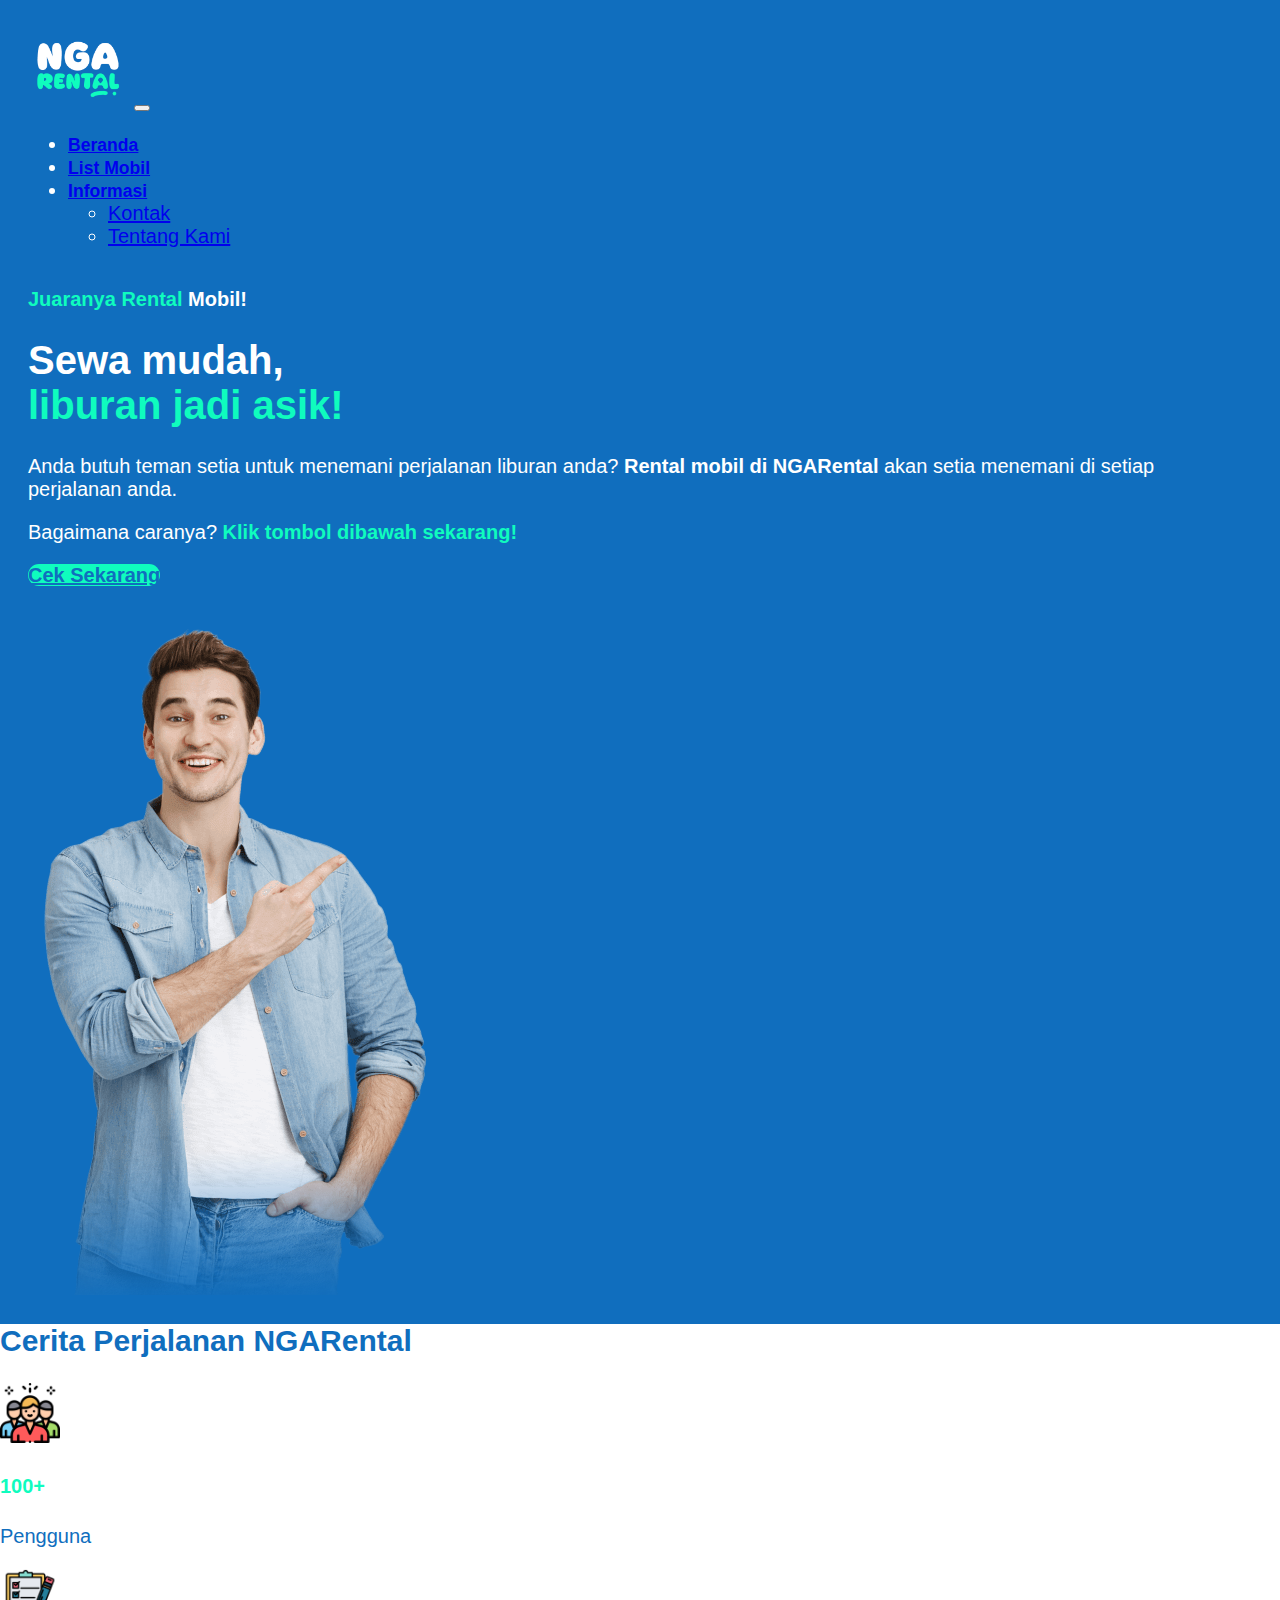
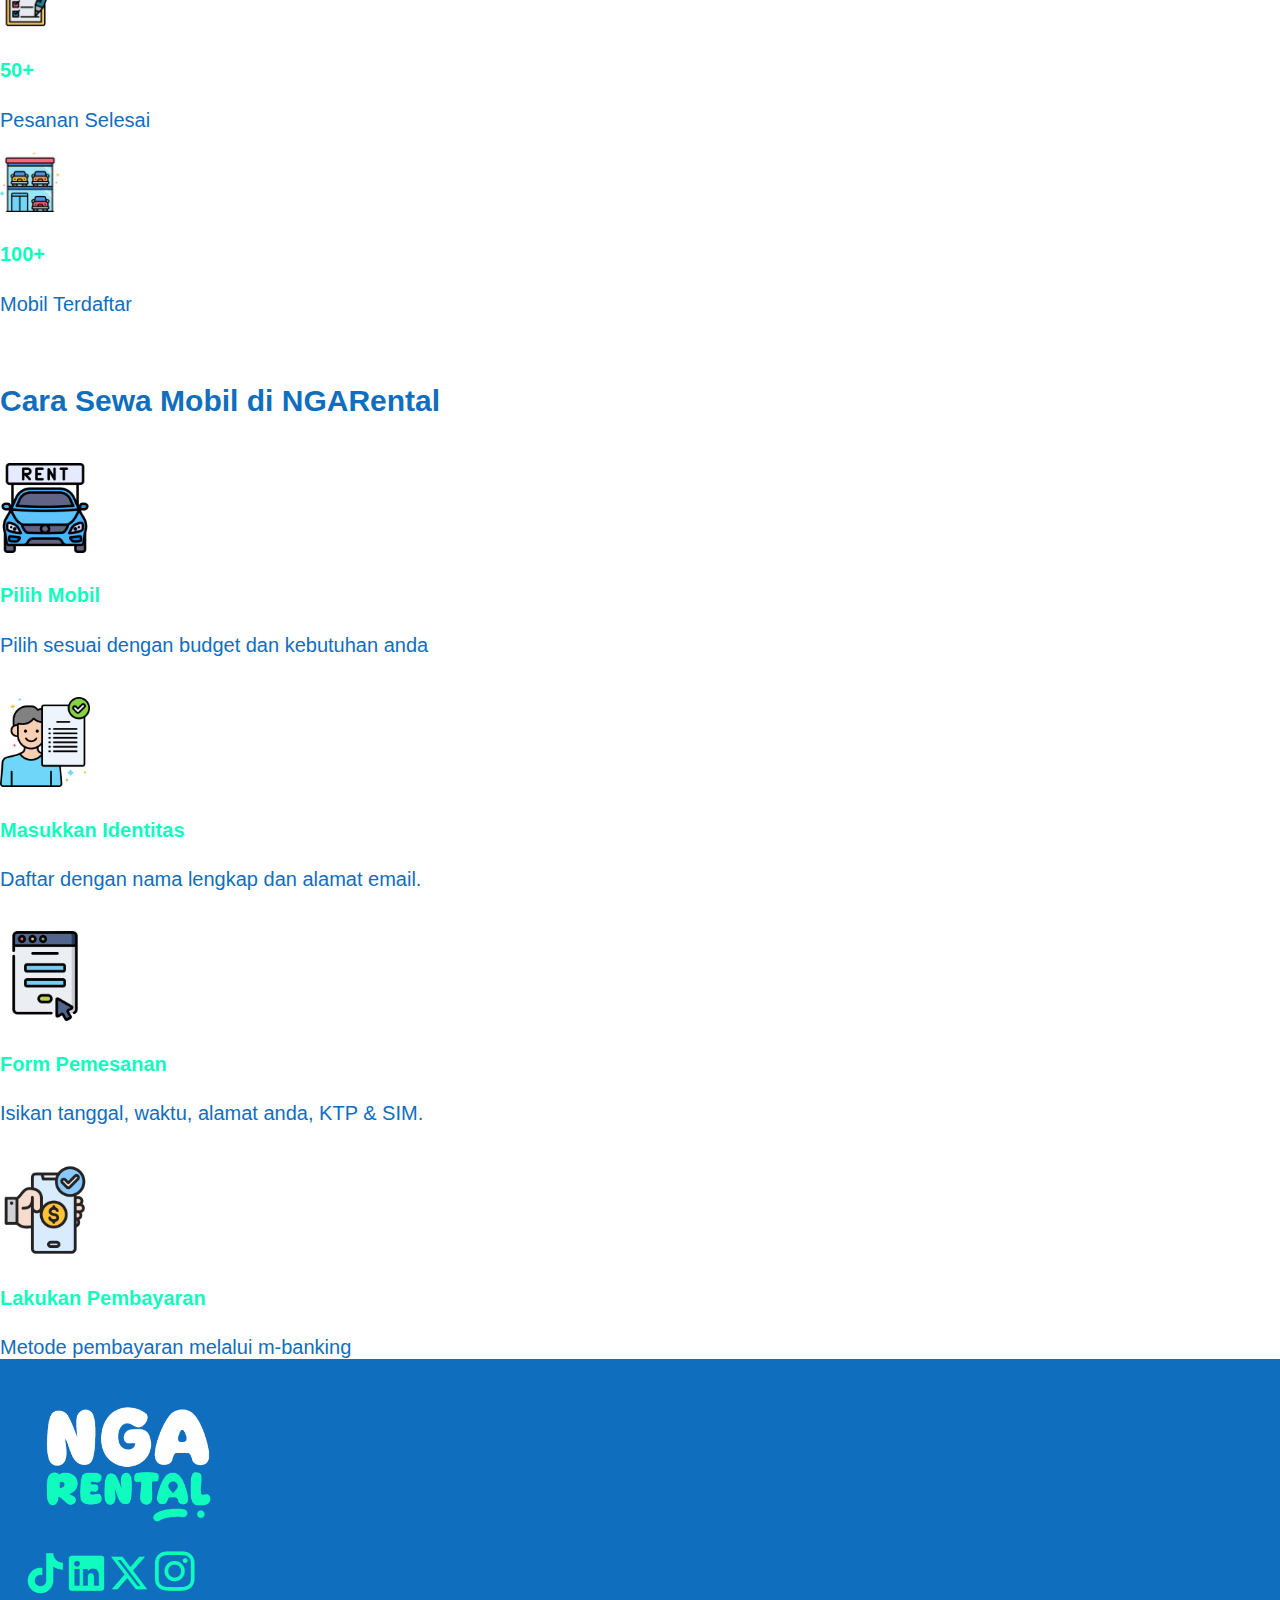
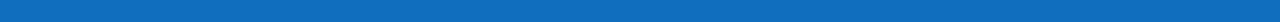
<file: index.html>
<!DOCTYPE html>
<html lang="en">
<head>
    <meta charset="UTF-8">
    <meta name="viewport" content="width=device-width, initial-scale=1.0">
    <title>Beranda</title>
    <link href="https://cdn.jsdelivr.net/npm/bootstrap@5.3.6/dist/css/bootstrap.min.css" rel="stylesheet" 
    integrity="sha384-4Q6Gf2aSP4eDXB8Miphtr37CMZZQ5oXLH2yaXMJ2w8e2ZtHTl7GptT4jmndRuHDT" crossorigin="anonymous">
    <link rel="stylesheet" type="text/css" href="index.css">
    <link rel="stylesheet" href="https://cdnjs.cloudflare.com/ajax/libs/font-awesome/6.7.2/css/all.min.css" 
    integrity="sha512-Evv84Mr4kqVGRNSgIGL/F/aIDqQb7xQ2vcrdIwxfjThSH8CSR7PBEakCr51Ck+w+/U6swU2Im1vVX0SVk9ABhg==" crossorigin="anonymous" referrerpolicy="no-referrer" />
</head>
    <script src="https://cdn.jsdelivr.net/npm/bootstrap@5.3.6/dist/js/bootstrap.bundle.min.js" 
    integrity="sha384-j1CDi7MgGQ12Z7Qab0qlWQ/Qqz24Gc6BM0thvEMVjHnfYGF0rmFCozFSxQBxwHKO" crossorigin="anonymous">
</script>
<body>
<!--Navbar-->
<header>
    <nav class="navbar navbar-expand-lg navbar-light custom-navbar fixed-top" style="background-color: #106EBE;">
        <div class="container">
            <img src="img/logo.png" alt="logo" width="100" height="80">
          </a>
          <button class="navbar-toggler" type="button" data-bs-toggle="collapse" data-bs-target="#navbarNav">
            <span class="navbar-toggler-icon"></span>
          </button>
          <div class="collapse navbar-collapse justify-content-end pe-5" id="navbarNav">
            <ul class="navbar-nav nav nav-underline d-flex flex-row gap-3 ms-auto">
                <li class="nav-item">
                    <a class="nav-link text-white" href="index.html">Beranda</a>
                  </li>
                  <li class="nav-item">
                <a class="nav-link text-white" href="listmobil.html">List Mobil</a>
              </li>
              <li class="nav-item dropdown">
                <a class="nav-link text-white dropdown-toggle" href="#" role="button" data-bs-toggle="dropdown" aria-expanded="false">Informasi</a>
                <ul class="dropdown-menu">
                  <li><a class="dropdown-item text-white" href="kontak.html">Kontak</a></li>
                  <li><a class="dropdown-item text-white" href="tentangkami.html">Tentang Kami</a></li>
                </ul>
              </li>
            </ul>
            </div>
          </div>
        </div>
      </nav>
</header>
<main>
  <!--Container Biru-->
  <div class="container my-5">
  <div class="container awal-section">
    <div class="row align-items-center">
      <div class="col-lg-7 col-md-12 text-start order-1 order-lg-1">
        <div class="content-wrapper">
          <p><span class="highlight">Juaranya Rental</span> <strong>Mobil!</strong></p>
          <h1><strong>Sewa mudah,<br><span class="highlight">liburan jadi asik!</span></strong></h1>
          <p>Anda butuh teman setia untuk menemani perjalanan liburan anda? <strong>Rental mobil di NGARental</strong> akan setia menemani di setiap perjalanan anda.</p>
          <p>Bagaimana caranya? <strong class="highlight">Klik tombol dibawah sekarang!</strong></p>
          <a class="btn custom-btn btn-lg" href="listmobil.html" role="button">Cek Sekarang</a>
        </div>
      </div>
      <div class="col-lg-5 col-md-8 col-sm-9 mx-auto">
        <div class="image-container">
          <img src="img/orangnunjuk.png" alt="orangnunjuk" class="orangnunjuk img-fluid" loading="lazy">
        </div>
      </div>
    </div>
  </div>
</div>

<!--Container Putih (Cerita Perjalanan)-->
<div class="full-white-section py-5">
  <div class="container">
    <h2 class="mb-5 fw-bold text-center">Cerita Perjalanan NGARental</h2>

    <div class="row justify-content-center g-4">
      <!-- Pengguna -->
      <div class="col-6 col-sm-4 col-md-3 text-center">
        <img src="img/user.png" alt="Ikon Pengguna" class="img-fluid" style="width: 60px;">
        <h4 class="fw-bold mt-2" style="color: #0FFCBE;">100+</h4>
        <p>Pengguna</p>
      </div>

      <!-- Pesanan Selesai -->
      <div class="col-6 col-sm-4 col-md-3 text-center">
        <img src="img/booking.png" alt="Ikon Booking" class="img-fluid" style="width: 60px;">
        <h4 class="fw-bold mt-2" style="color: #0FFCBE;">50+</h4>
        <p>Pesanan Selesai</p>
      </div>

      <!-- Mobil Terdaftar -->
      <div class="col-6 col-sm-4 col-md-3 text-center">
        <img src="img/mobil.png" alt="Ikon Mobil" class="img-fluid" style="width: 60px;">
        <h4 class="fw-bold mt-2" style="color: #0FFCBE;">100+</h4>
        <p>Mobil Terdaftar</p>
      </div>
    </div>
</div>
<br>

<!--Container Putih (Cara Sewa)-->
<div class="container text-center">
  <h2 class="mb-5 fw-bold">Cara Sewa Mobil di NGARental</h2>
  <div class="row row-cols-1 row-cols-sm-2 row-cols-md-4 g-4">
    <div class="col">
      <div class="card h-100 shadow-sm text-center">
      <img src="img/vehicle.png" alt="formpemesanan" style="width: 90px; margin-top: 20px;" class="d-block mx-auto"/>
      <div class="card-body ">
        <h4 class="fw-bold mt-2" style="color: #0FFCBE;"><strong>Pilih Mobil</strong></h4>
        <p class="card-text" style="color: #106EBE;">Pilih sesuai dengan budget dan kebutuhan anda</p>
        <div class="d-flex justify-content-end align-items-center">
        </div>
      </div>
    </div>
  </div>
  <div class="col">
    <div class="card shadow-sm">
      <img src="img/Signup.png" alt="signup" style="width: 90px; margin-top: 20px;" class="d-block mx-auto" style/>
      <div class="card-body">
        <h4 class="fw-bold mt-2" style="color: #0FFCBE;"><strong>Masukkan Identitas</strong></h4>
        <p class="card-text" style="color: #106EBE;">Daftar dengan nama lengkap dan alamat email.</p>
        <div class="d-flex justify-content-end align-items-center">
        </div>
      </div>
    </div>
  </div>
    <div class="col">
    <div class="card shadow-sm">
      <img src="img/formpemesanan.png" alt="formpemesanan" style="width: 90px; margin-top: 20px;" class="d-block mx-auto"/>
      <div class="card-body">
        <h4 class="fw-bold mt-2" style="color: #0FFCBE;"><strong>Form Pemesanan</strong> </h4>
        <p class="card-text" style="color: #106EBE;">Isikan tanggal, waktu, alamat anda, KTP & SIM.</p>
        <div class="d-flex justify-content-end align-items-center">
        </div>
      </div>
    </div>
  </div>
    <div class="col">
    <div class="card shadow-sm">
      <img src="img/payment.png" alt="formpemesanan" style="width: 90px; margin-top: 20px;" class="d-block mx-auto"/>
      <div class="card-body">
        <h4 class="fw-bold mt-2" style="color: #0FFCBE;"><strong>Lakukan Pembayaran</strong></h4>
        <p class="card-text" style="color: #106EBE;">Metode pembayaran melalui m-banking</p>
        <div class="d-flex justify-content-end align-items-center">
      </div>
    </div>
  </div>
</div>
</div>
</section>
</div>
</div>
</div>
</main>

<!--Footer-->
<footer class="container py-5">
  <div class="row align-items-center">
    <div class="col-md-6 text-center text-md-start mb-3 mb-md-0">
      <img src="img/logo.png" alt="Logo" width="200" class="img-fluid">
    </div>
        <div class="col-md-6 text-center text-md-end social-icons d-flex justify-content-center justify-content-md-end gap-4">
          <a href="https://www.tiktok.com/@amikomjogja?lang=en" aria-label="TikTok"><i class="fa-brands fa-tiktok"></i></a>
          <a href="https://www.linkedin.com/school/universitasamikomyogyakarta/posts/?feedView=all" aria-label="LinkedIn"><i class="fa-brands fa-linkedin"></i></a>
          <a href="https://x.com/AmikomJogja" aria-label="Twitter"><i class="fa-brands fa-x-twitter"></i></a>
          <a href="https://www.instagram.com/amikomjogja/" aria-label="Instagram"><i class="fa-brands fa-instagram"></i><a></a>
        </div>
        </div>
      </div>
    </div>
  </footer>
</body>
</html>
</file>
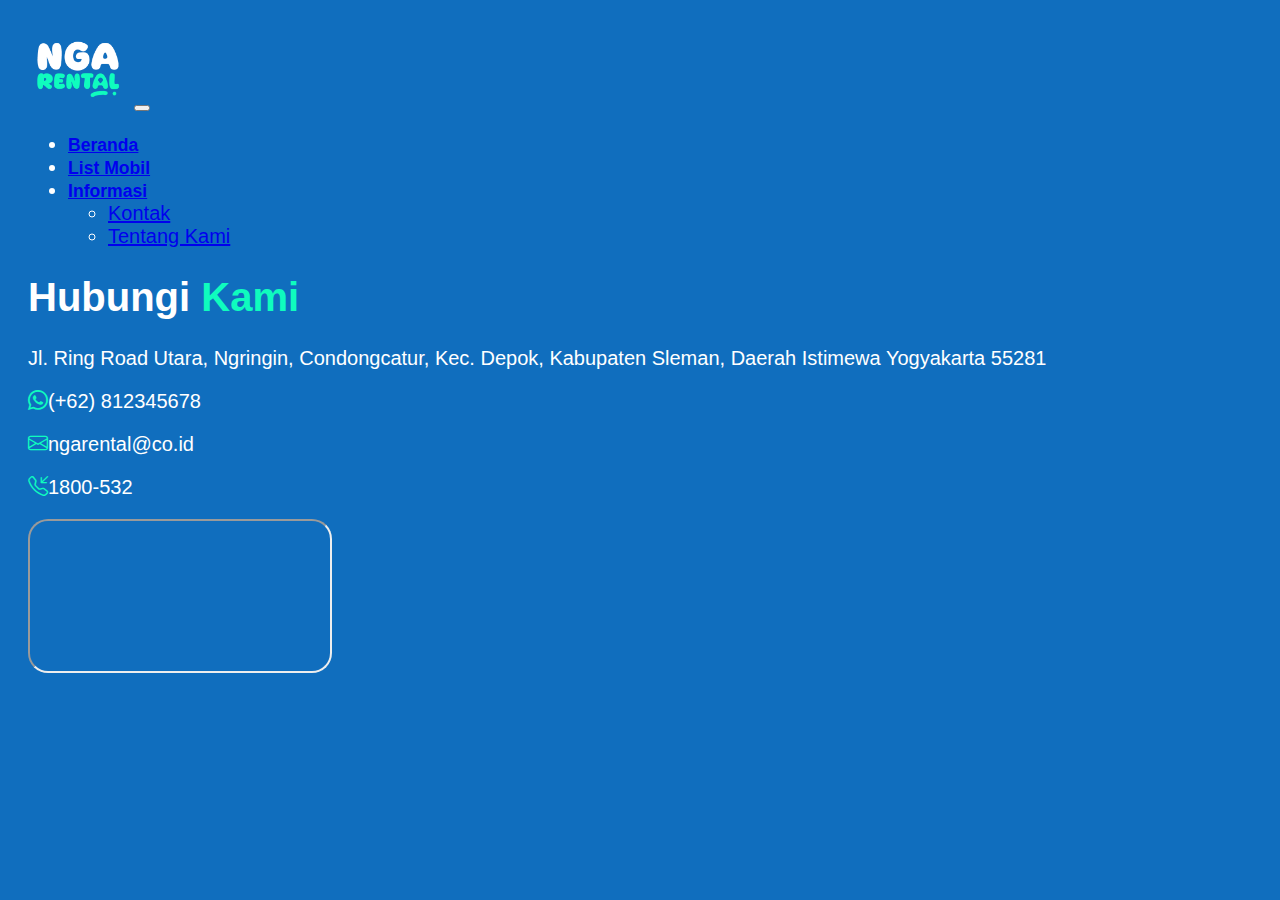
<file: kontak.html>
<!DOCTYPE html>
<html lang="en">
<head>
    <meta charset="UTF-8">
    <meta name="viewport" content="width=device-width, initial-scale=1.0">
    <title>Kontak</title>
    <link href="https://cdn.jsdelivr.net/npm/bootstrap@5.3.6/dist/css/bootstrap.min.css" rel="stylesheet" 
    integrity="sha384-4Q6Gf2aSP4eDXB8Miphtr37CMZZQ5oXLH2yaXMJ2w8e2ZtHTl7GptT4jmndRuHDT" crossorigin="anonymous">
    <link rel="stylesheet" type="text/css" href="kontak.css">
    <link rel="stylesheet" href="https://cdnjs.cloudflare.com/ajax/libs/font-awesome/6.7.2/css/all.min.css" 
    integrity="sha512-Evv84Mr4kqVGRNSgIGL/F/aIDqQb7xQ2vcrdIwxfjThSH8CSR7PBEakCr51Ck+w+/U6swU2Im1vVX0SVk9ABhg==" crossorigin="anonymous" referrerpolicy="no-referrer" />
    <link rel="stylesheet" href="https://cdn.jsdelivr.net/npm/bootstrap-icons@1.13.1/font/bootstrap-icons.min.css">
</head>
<body>
    <script src="https://cdn.jsdelivr.net/npm/bootstrap@5.3.6/dist/js/bootstrap.bundle.min.js" 
    integrity="sha384-j1CDi7MgGQ12Z7Qab0qlWQ/Qqz24Gc6BM0thvEMVjHnfYGF0rmFCozFSxQBxwHKO" crossorigin="anonymous">
</script>
<!--Navbar-->
<header>
    <nav class="navbar navbar-expand-lg navbar-light custom-navbar fixed-top" style="background-color: #106EBE;">
        <div class="container">
            <img src="img/logo.png" alt="logo" width="100" height="80">
          <button class="navbar-toggler" type="button" data-bs-toggle="collapse" data-bs-target="#navbarNav">
            <span class="navbar-toggler-icon"></span>
          </button>
          <div class="collapse navbar-collapse justify-content-end pe-5" id="navbarNav">
            <ul class="navbar-nav nav nav-underline d-flex flex-row gap-3 ms-auto">
                <li class="nav-item">
                    <a class="nav-link text-white" href="index.html">Beranda</a>
                  </li>
                  <li class="nav-item">
                <a class="nav-link text-white" href="listmobil.html">List Mobil</a>
              </li>
              <li class="nav-item dropdown">
                <a class="nav-link text-white dropdown-toggle" href="#" role="button" data-bs-toggle="dropdown" aria-expanded="false">Informasi</a>
                <ul class="dropdown-menu">
                  <li><a class="dropdown-item text-white" href="kontak.html">Kontak</a></li>
                  <li><a class="dropdown-item text-white" href="tentangkami.html">Tentang Kami</a></li>
                </ul>
              </li>
            </ul>
            </div>
          </div>
        </div>
      </nav>
</header>
<!--Kotak Maps-->
<main class="pt-5 mt-5">
    <div class="container py-5">
        <div class="row g-4 align-items-start">
            <div class="col-md-6">
                <h1><strong>Hubungi</strong> <strong class="highlight">Kami</strong></h1>
                <p>Jl. Ring Road Utara, Ngringin, Condongcatur, Kec. Depok, Kabupaten Sleman, Daerah Istimewa Yogyakarta 55281</p>
                <p><i class="bi bi-whatsapp me-2 highlight" ></i>(+62) 812345678</p>
                <p><i class="bi bi-envelope me-2 highlight"></i>ngarental@co.id</p>
                <p><i class="bi bi-telephone-inbound me-2 highlight"></i>1800-532</p>
            </div>
            <div class="col-md-6">
                <div class="ratio ratio-4x3 shadow rounded-4">
                    <iframe 
                        src="https://www.google.com/maps/embed?pb=!1m18!1m12!1m3!1d3953.2818403508622!2d110.40647117520925!3d-7.759904892259162!2m3!1f0!2f0!3f0!3m2!1i1024!2i768!4f13.1!3m3!1m2!1s0x2e7a599bd3bdc4ef%3A0x6f1714b0c4544586!2sUniversitas%20Amikom%20Yogyakarta!5e0!3m2!1sid!2sid!4v1750344559601!5m2!1sid!2sid" 
                        allowfullscreen="" style="border-radius: 20px;" loading="lazy" referrerpolicy="no-referrer-when-downgrade"
                        title="Lokasi Ngarental di Google Maps"></iframe>
                </div>
            </div>
        </div>
    </div>
</main>
</body>
</html>
</file>
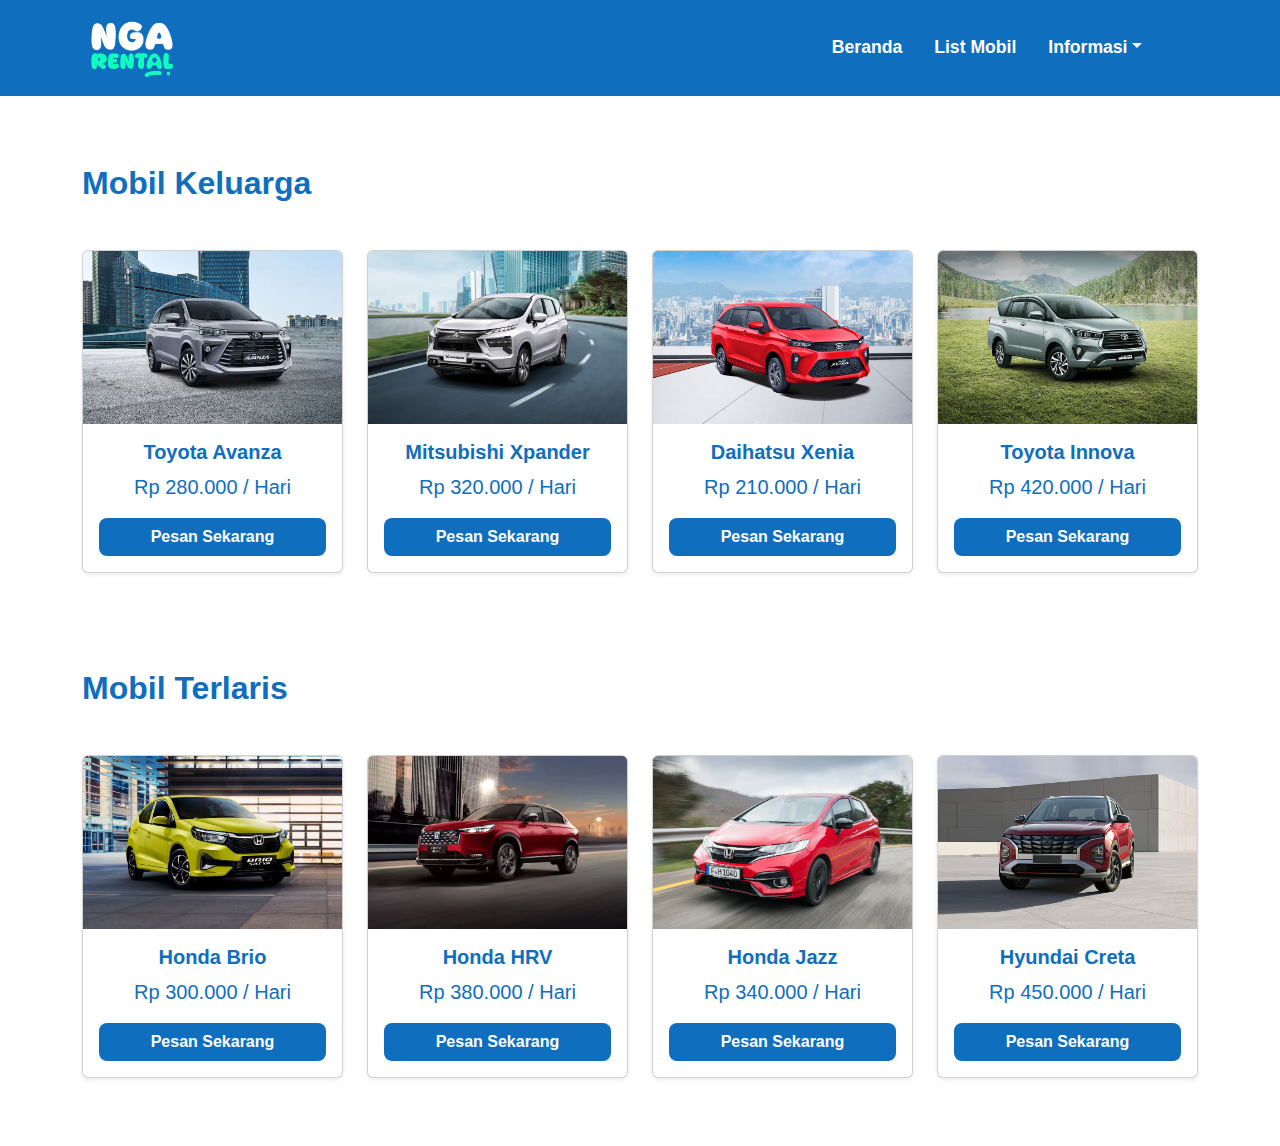
<file: listmobil.html>
<!DOCTYPE html>
<html lang="en">
<head>
  <meta charset="UTF-8" />
  <meta name="viewport" content="width=device-width, initial-scale=1.0" />
  <title>List Mobil</title>
  <link href="https://cdn.jsdelivr.net/npm/bootstrap@5.3.6/dist/css/bootstrap.min.css" rel="stylesheet" />
  <link rel="stylesheet" type="text/css" href="listmobil.css" />
</head>
<body>
  <!-- Navbar -->
  <header>
    <nav class="navbar navbar-expand-lg navbar-light custom-navbar fixed-top" style="background-color: #106EBE;">
        <div class="container">
            <img src="img/logo.png" alt="logo" width="100" height="80">
          </a>
          <button class="navbar-toggler" type="button" data-bs-toggle="collapse" data-bs-target="#navbarNav">
            <span class="navbar-toggler-icon"></span>
          </button>
          <div class="collapse navbar-collapse justify-content-end pe-5" id="navbarNav">
            <ul class="navbar-nav nav nav-underline d-flex flex-row gap-3 ms-auto">
                <li class="nav-item">
                    <a class="nav-link text-white" href="index.html">Beranda</a>
                  </li>
                  <li class="nav-item">
                <a class="nav-link text-white" href="listmobil.html">List Mobil</a>
              </li>
              <li class="nav-item dropdown">
                <a class="nav-link text-white dropdown-toggle" href="#" role="button" data-bs-toggle="dropdown" aria-expanded="false">Informasi</a>
                <ul class="dropdown-menu">
                  <li><a class="dropdown-item text-white" href="kontak.html">Kontak</a></li>
                  <li><a class="dropdown-item text-white" href="tentangkami.html">Tentang Kami</a></li>
                </ul>
              </li>
            </ul>
            </div>
          </div>
        </div>
      </nav>
</header>

  <!-- Main Content -->
  <main class="pt-5 mt-5">
    <!-- Mobil Keluarga -->
    <section class="py-5">
      <div class="container">
        <h2 class="section-title mb-5">Mobil Keluarga</h2>
        <div class="row row-cols-1 row-cols-sm-2 row-cols-md-3 row-cols-lg-4 g-4">
          <!-- Card 1 -->
          <div class="col">
            <div class="card h-100 shadow-sm">
              <img src="img/toyotavanza.avif" class="card-img-top img-fluid" alt="Toyota Avanza" />
              <div class="card-body text-center">
                <h5 class="card-title fw-bold">Toyota Avanza</h5>
                <p class="card-text">Rp 280.000 / Hari</p>
                <a href="pemesanan.html" class="btn custom-btn w-100">Pesan Sekarang</a>
              </div>
            </div>
          </div>

          <!-- Card 2 -->
          <div class="col">
            <div class="card h-100 shadow-sm">
              <img src="img/xpander.avif" class="card-img-top img-fluid" alt="Mitsubishi Xpander" />
              <div class="card-body text-center">
                <h5 class="card-title fw-bold">Mitsubishi Xpander</h5>
                <p class="card-text">Rp 320.000 / Hari</p>
                <a href="pemesanan.html" class="btn custom-btn w-100">Pesan Sekarang</a>
              </div>
            </div>
          </div>

          <!-- Card 3 -->
          <div class="col">
            <div class="card h-100 shadow-sm">
              <img src="img/daihatsuxenia.avif" class="card-img-top img-fluid" alt="Daihatsu Xenia" />
              <div class="card-body text-center">
                <h5 class="card-title fw-bold">Daihatsu Xenia</h5>
                <p class="card-text">Rp 210.000 / Hari</p>
                <a href="pemesanan.html" class="btn custom-btn w-100">Pesan Sekarang</a>
              </div>
            </div>
          </div>

          <!-- Card 4 -->
          <div class="col">
            <div class="card h-100 shadow-sm">
              <img src="img/toyotakijanginnova.avif" class="card-img-top img-fluid" alt="Toyota Innova" />
              <div class="card-body text-center">
                <h5 class="card-title fw-bold">Toyota Innova</h5>
                <p class="card-text">Rp 420.000 / Hari</p>
                <a href="pemesanan.html" class="btn custom-btn w-100">Pesan Sekarang</a>
              </div>
            </div>
          </div>
        </div>
      </div>
    </section>

    <!-- Mobil Terlaris -->
    <section class="py-5">
      <div class="container">
        <h2 class="section-title mb-5">Mobil Terlaris</h2>
        <div class="row row-cols-1 row-cols-sm-2 row-cols-md-3 row-cols-lg-4 g-4">
          <!-- Card 1 -->
          <div class="col">
            <div class="card h-100 shadow-sm">
              <img src="img/hondabrio.avif" class="card-img-top img-fluid" alt="Honda Brio" />
              <div class="card-body text-center">
                <h5 class="card-title fw-bold">Honda Brio</h5>
                <p class="card-text">Rp 300.000 / Hari</p>
                <a href="pemesanan.html" class="btn custom-btn w-100">Pesan Sekarang</a>
              </div>
            </div>
          </div>

          <!-- Card 2 -->
          <div class="col">
            <div class="card h-100 shadow-sm">
              <img src="img/hondahrv.avif" class="card-img-top img-fluid" alt="Honda HRV" />
              <div class="card-body text-center">
                <h5 class="card-title fw-bold">Honda HRV</h5>
                <p class="card-text">Rp 380.000 / Hari</p>
                <a href="pemesanan.html" class="btn custom-btn w-100">Pesan Sekarang</a>
              </div>
            </div>
          </div>

          <!-- Card 3 -->
          <div class="col">
            <div class="card h-100 shadow-sm">
              <img src="img/hondajazz.webp" class="card-img-top img-fluid" alt="Honda Jazz" />
              <div class="card-body text-center">
                <h5 class="card-title fw-bold">Honda Jazz</h5>
                <p class="card-text">Rp 340.000 / Hari</p>
                <a href="pemesanan.html" class="btn custom-btn w-100">Pesan Sekarang</a>
              </div>
            </div>
          </div>

          <!-- Card 4 -->
          <div class="col">
            <div class="card h-100 shadow-sm">
              <img src="img/hyundaicreta.avif" class="card-img-top img-fluid" alt="Hyundai Creta" />
              <div class="card-body text-center">
                <h5 class="card-title fw-bold">Hyundai Creta</h5>
                <p class="card-text">Rp 450.000 / Hari</p>
                <a href="pemesanan.html" class="btn custom-btn w-100">Pesan Sekarang</a>
              </div>
            </div>
          </div>
        </div>
      </div>
    </section>
  </main>

  <!-- Bootstrap JS -->
  <script src="https://cdn.jsdelivr.net/npm/bootstrap@5.3.6/dist/js/bootstrap.bundle.min.js"></script>
</body>
</html>
</file>
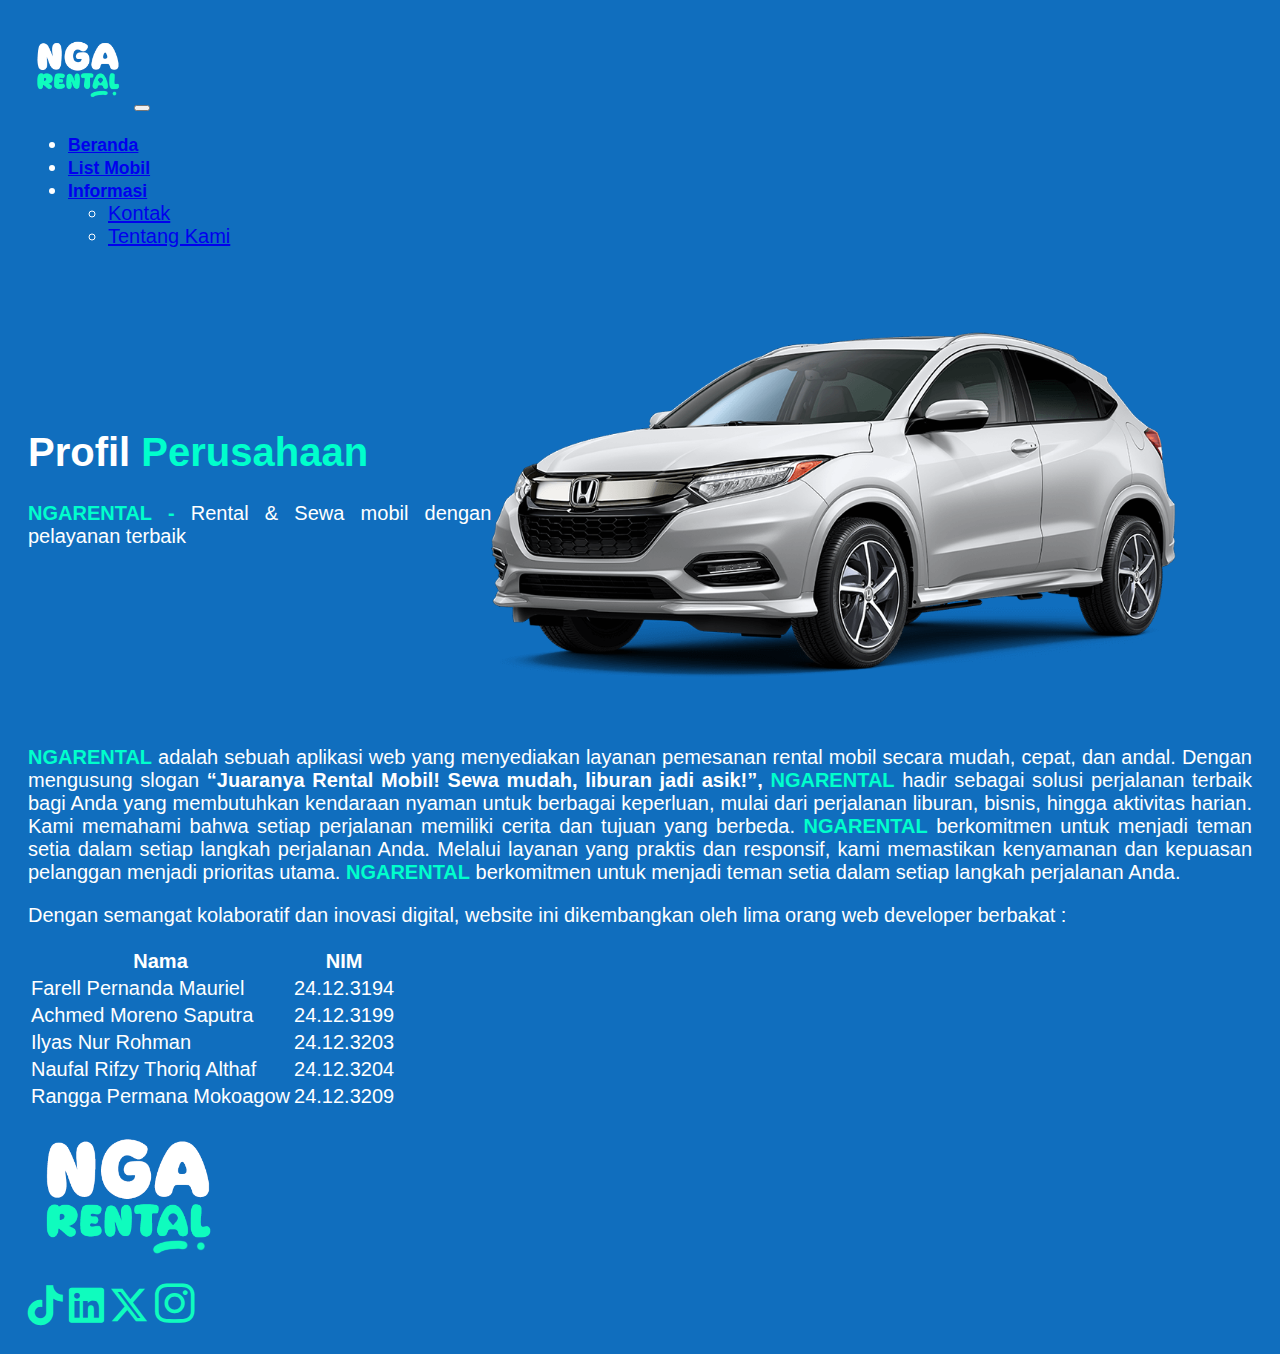
<file: tentangkami.html>
<!DOCTYPE html>
<html lang="en">
<head>
    <meta charset="UTF-8">
    <meta name="viewport" content="width=device-width, initial-scale=1.0">
    <title>Tentang Kami</title>
    <link href="https://cdn.jsdelivr.net/npm/bootstrap@5.3.6/dist/css/bootstrap.min.css" rel="stylesheet" 
    integrity="sha384-4Q6Gf2aSP4eDXB8Miphtr37CMZZQ5oXLH2yaXMJ2w8e2ZtHTl7GptT4jmndRuHDT" crossorigin="anonymous">
    <link rel="stylesheet" type="text/css" href="tentangkami.css">
    <link rel="stylesheet" href="https://cdnjs.cloudflare.com/ajax/libs/font-awesome/6.7.2/css/all.min.css" 
    integrity="sha512-Evv84Mr4kqVGRNSgIGL/F/aIDqQb7xQ2vcrdIwxfjThSH8CSR7PBEakCr51Ck+w+/U6swU2Im1vVX0SVk9ABhg==" crossorigin="anonymous" referrerpolicy="no-referrer" />
</head>
    <script src="https://cdn.jsdelivr.net/npm/bootstrap@5.3.6/dist/js/bootstrap.bundle.min.js" 
    integrity="sha384-j1CDi7MgGQ12Z7Qab0qlWQ/Qqz24Gc6BM0thvEMVjHnfYGF0rmFCozFSxQBxwHKO" crossorigin="anonymous">
</script>
<body>
<!--Navbar-->
<header>
    <nav class="navbar navbar-expand-lg navbar-light custom-navbar fixed-top" style="background-color: #106EBE;">
        <div class="container">
            <img src="img/logo.png" alt="logo" width="100" height="80">
          </a>
          <button class="navbar-toggler" type="button" data-bs-toggle="collapse" data-bs-target="#navbarNav">
            <span class="navbar-toggler-icon"></span>
          </button>
          <div class="collapse navbar-collapse justify-content-end pe-5" id="navbarNav">
            <ul class="navbar-nav nav nav-underline d-flex flex-row gap-3 ms-auto">
                <li class="nav-item">
                    <a class="nav-link text-white" href="index.html">Beranda</a>
                  </li>
                  <li class="nav-item">
                <a class="nav-link text-white" href="listmobil.html">List Mobil</a>
              </li>
              <li class="nav-item dropdown">
                <a class="nav-link text-white dropdown-toggle" href="#" role="button" data-bs-toggle="dropdown" aria-expanded="false">Informasi</a>
                <ul class="dropdown-menu">
                  <li><a class="dropdown-item text-white" href="kontak.html">Kontak</a></li>
                  <li><a class="dropdown-item text-white" href="tentangkami.html">Tentang Kami</a></li>
                </ul>
              </li>
            </ul>
            </div>
          </div>
        </div>
      </nav>
</header>
<!--Container Nama Perusahaan & Mobil Disamping-->
<main>
  <div class="container my-5">
    <div class="container awal-section">
  <div class="row align-items-center">
    <div class="col-lg-9 text-start">
      <h1><strong>Profil <span class="highlight">Perusahaan</span></strong></h1>
      <p><strong class="highlight">NGARENTAL -</strong> Rental & Sewa mobil dengan pelayanan terbaik</p>
    </div>
  </div>
  <div class="col-lg-7 text-center">
      <img src="img/hondaahrv.png" alt="hondahrv" class="hondahrv img-fluid">
    </div>
  </div>
</div>
<br>
<!--Container Tentang Kami-->
    <div class="container content-wrapper">
      <div class="row">
        <div class="col-md-6 mb-4">
          <p><strong class="highlight">NGARENTAL</strong> adalah sebuah aplikasi web yang menyediakan layanan pemesanan rental mobil secara mudah, cepat, dan andal. 
            Dengan mengusung slogan <strong>“Juaranya Rental Mobil! Sewa mudah, liburan jadi asik!”,</strong> <strong class="highlight">NGARENTAL</strong> hadir sebagai solusi perjalanan terbaik bagi
            Anda yang membutuhkan kendaraan nyaman untuk berbagai keperluan, mulai dari perjalanan liburan, bisnis, hingga aktivitas harian.
            Kami memahami bahwa setiap perjalanan memiliki cerita dan tujuan yang berbeda. <strong class="highlight">NGARENTAL</strong> berkomitmen untuk menjadi teman 
            setia dalam setiap langkah perjalanan Anda. Melalui layanan yang praktis dan responsif, kami memastikan kenyamanan dan kepuasan pelanggan 
            menjadi prioritas utama. <strong class="highlight">NGARENTAL</strong> berkomitmen untuk menjadi teman setia dalam setiap langkah perjalanan Anda.</p>
        </div>
        <div class="col-md-6 mb-4">
          <p>Dengan semangat kolaboratif dan inovasi digital, website ini dikembangkan oleh lima orang web developer berbakat :</p>
          <div class="table-responsive">
              <table class="table table-bordered mt-3">
                <thead>
                  <tr>
                    <th>Nama</th>
                    <th>NIM</th>
                  </tr>
                </thead>
                <tbody>
                  <tr>
                    <td>Farell Pernanda Mauriel</td>
                    <td>24.12.3194</td>
                  </tr>
                  <tr>
                    <td>Achmed Moreno Saputra</td>
                    <td>24.12.3199</td>
                  </tr>
                  <tr>
                    <td>Ilyas Nur Rohman</td>
                    <td>24.12.3203</td>
                  </tr>
                  <tr>
                    <td>Naufal Rifzy Thoriq Althaf</td>
                    <td>24.12.3204</td>
                  </tr>
                  <tr>
                    <td>Rangga Permana Mokoagow</td>
                    <td>24.12.3209</td>
                  </tr>
                </tbody>
              </table>
            </div>

          </div>
        </div>
      </div>
    </section>
        </div>
      </div>
    </div>
</main>
<footer class="container py-5">
  <div class="row align-items-center">
    <div class="col-md-6 text-center text-md-start mb-3 mb-md-0">
      <img src="img/logo.png" alt="Logo" width="200" class="img-fluid">
    </div>
        <div class="col-md-6 text-center text-md-end social-icons d-flex justify-content-center justify-content-md-end gap-4">
          <a href="https://www.tiktok.com/@amikomjogja?lang=en" aria-label="TikTok"><i class="fa-brands fa-tiktok"></i></a>
          <a href="https://www.linkedin.com/school/universitasamikomyogyakarta/posts/?feedView=all" aria-label="LinkedIn"><i class="fa-brands fa-linkedin"></i></a>
          <a href="https://x.com/AmikomJogja" aria-label="Twitter"><i class="fa-brands fa-x-twitter"></i></a>
          <a href="https://www.instagram.com/amikomjogja/" aria-label="Instagram"><i class="fa-brands fa-instagram"></i><a></a>
        </div>
        </div>
      </div>
    </div>
  </footer>
</body>
</html>
</file>
<file: index.css>
.navbar-nav .nav-link {
  font-size: 1.1rem;
  font-weight: 600;
}

.dropdown-menu {
  background-color: #106ebe;
  border: none;
}

.dropdown-item:hover {
  background-color: #0c4678;
}

body {
  background-color: #106ebe;
  color: white;
  font-family: "Segoe UI", sans-serif;
  font-size: 20px;
  padding: 20px;
}

.highlight {
  color: #0ffcbe;
  font-weight: bold;
}

.custom-btn {
  background-color: #0ffcbe;
  color: #106ebe;
  width: 50%;
  margin-top: 30px;
  border-radius: 100px;
  font-weight: 700;
}

.custom-btn:hover {
  background-color: #0db387;
  color: #0c4e87;
}

.full-white-section {
  width: 100vw;
  margin-left: -50vw;
  left: 50%;
  position: relative;
  background-color: white;
  color: #106ebe;
}

.card:hover {
  transform: scale(1.1);
  transition: transform 0.3s ease;
  box-shadow: 0 12px 20px rgba(0, 0, 0, 0.2);
}

.awal-section {
  display: flex;
  align-items: center;
  justify-content: center;
}

.orangnunjuk {
  max-width: 100%;
  margin-top: 10px;
}

.custom-image {
  width: 100%;
  max-width: 500px;
}

.footer img {
  margin-left: 200px;
  margin-top: 40px;
}

.fa-instagram {
  font-size: 45px;
  color: #0ffcbe;
}

.fa-tiktok {
  font-size: 40px;
  color: #0ffcbe;
}

.fa-instagram:hover {
  transform: scale(1.2);
  transition: transform 0.3s ease;
}

.fa-tiktok:hover {
  transform: scale(1.2);
  transition: transform 0.3s ease;
}

.fa-x-twitter {
  font-size: 40px;
  color: #0ffcbe;
}

.fa-x-twitter:hover {
  transform: scale(1.2);
  transition: transform 0.3s ease;
}

.fa-linkedin {
  font-size: 40px;
  color: #0ffcbe;
}

.fa-linkedin:hover {
  transform: scale(1.2);
  transition: transform 0.3s ease;
}
</file>
<file: kontak.css>
.navbar-nav .nav-link {
  font-size: 1.1rem;
  font-weight: 600;
}

.navbar {
  margin-right: 14px;
}

.dropdown-menu {
  background-color: #106ebe;
  border: none;
}

.dropdown-item:hover {
  background-color: #0c4678;
}

body {
  background-color: #106ebe;
  color: #ffffff;
  font-family: "Segoe UI", sans-serif;
  font-size: 20px;
  padding: 20px;
}

.highlight {
  color: #0ffcbe;
  font-weight: bold;
}

.keluarga-section {
  display: flex;
  align-items: center;
  justify-content: center;
}

.keluarga {
  max-width: 100%;
  height: auto;
  margin-left: 150px;
}
</file>
<file: listmobil.css>
.body {
  font-family: "Segoe UI", sans-serif;
}

.navbar-nav .nav-link {
  font-size: 1.1rem;
  font-weight: 600;
}

.dropdown-menu {
  background-color: #106ebe;
  border: none;
}

.dropdown-item:hover {
  background-color: #0c4678;
}

body {
  background-color: #ffffff;
  color: white;
  font-family: "Segoe UI", sans-serif;
  font-size: 20px;
  padding: 20px;
}

.highlight {
  color: #0ffcbe;
  font-weight: bold;
}

.full-white-section {
  width: 100vw;
  margin-left: -50vw;
  margin-top: 5vw;
  left: 50%;
  position: relative;
  background-color: white;
  color: #106ebe;
}

.full-white-section2 {
  width: 100vw;
  margin-left: -50vw;
  margin-top: -3vw;
  left: 50%;
  position: relative;
  background-color: white;
  color: #106ebe;
}

.section-title {
  color: #106EBE;
  font-weight: bold;
}

.custom-btn {
  background-color: #106ebe;
  color: #ffffff;
  width: 100%;
  border-radius: 8px;
  font-weight: 700;
}

.custom-btn:hover {
  background-color: #0c4678;
  color: #ffffff;
  transition: background-color 0.3s ease, color 0.3s ease,
    border-color 0.3s ease;
}

.card {
  color: #106ebe;
}

.card:hover {
  background-color: #106ebe;
  color: #ffffff;
  transform: scale(1.1);
  transition: transform 0.3s ease;
  box-shadow: 0 12px 25px rgba(0, 0, 0, 0.2);
}
</file>
<file: tentangkami.css>
.body {
  font-family: "Segoe UI", sans-serif;
}

.navbar-nav .nav-link {
  font-size: 1.1rem;
  font-weight: 600;
}

.dropdown-menu {
  background-color: #106ebe;
  border: none;
}

.dropdown-item:hover {
  background-color: #0c4678;
}

body {
  background-color: #106ebe;
  color: white;
  font-family: "Segoe UI", sans-serif;
  font-size: 20px;
  padding: 20px;
}

.highlight {
  color: #00ffcc;
  font-weight: bold;
}

.custom-btn {
  background-color: #0ffcbe;
  color: #106ebe;
  width: 100%;
  border-radius: 8px;
  font-weight: 700;
  transition: background-color 0.3s ease, color 0.3s ease,
    border-color 0.3s ease;
}

.custom-btn:hover {
  background-color: #0db387;
  color: #0c4e87;
}

.card:hover {
  transform: scale(1.1);
  transition: transform 0.3s ease;
  box-shadow: 0 12px 20px rgba(0, 0, 0, 0.2);
}

.awal-section {
  display: flex;
  align-items: center;
  justify-content: center;
}

.hondahrv {
  max-width: 90%;
  margin: 20px auto;
}

.content-wrapper {
  max-width: auto;
  margin-left: auto;
}
p {
  text-align: justify;
}

.table th,
.table td {
  background-color: #106ebe;
  color: #ffffff;
}

.cta-button:hover {
  background-color: #00e6b8;
  color: #002244;
}

.custom-image {
  width: 100%;
  max-width: 500px;
}

.footer img {
  margin-left: 200px;
  margin-top: 40px;
}

.fa-instagram {
  font-size: 45px;
  color: #0ffcbe;
}

.fa-tiktok {
  font-size: 40px;
  color: #0ffcbe;
}

.fa-instagram:hover {
  transform: scale(1.2);
  transition: transform 0.3s ease;
}

.fa-tiktok:hover {
  transform: scale(1.2);
  transition: transform 0.3s ease;
}

.fa-x-twitter {
  font-size: 40px;
  color: #0ffcbe;
}

.fa-x-twitter:hover {
  transform: scale(1.2);
  transition: transform 0.3s ease;
}

.fa-linkedin {
  font-size: 40px;
  color: #0ffcbe;
}

.fa-linkedin:hover {
  transform: scale(1.2);
  transition: transform 0.3s ease;
}
</file>
